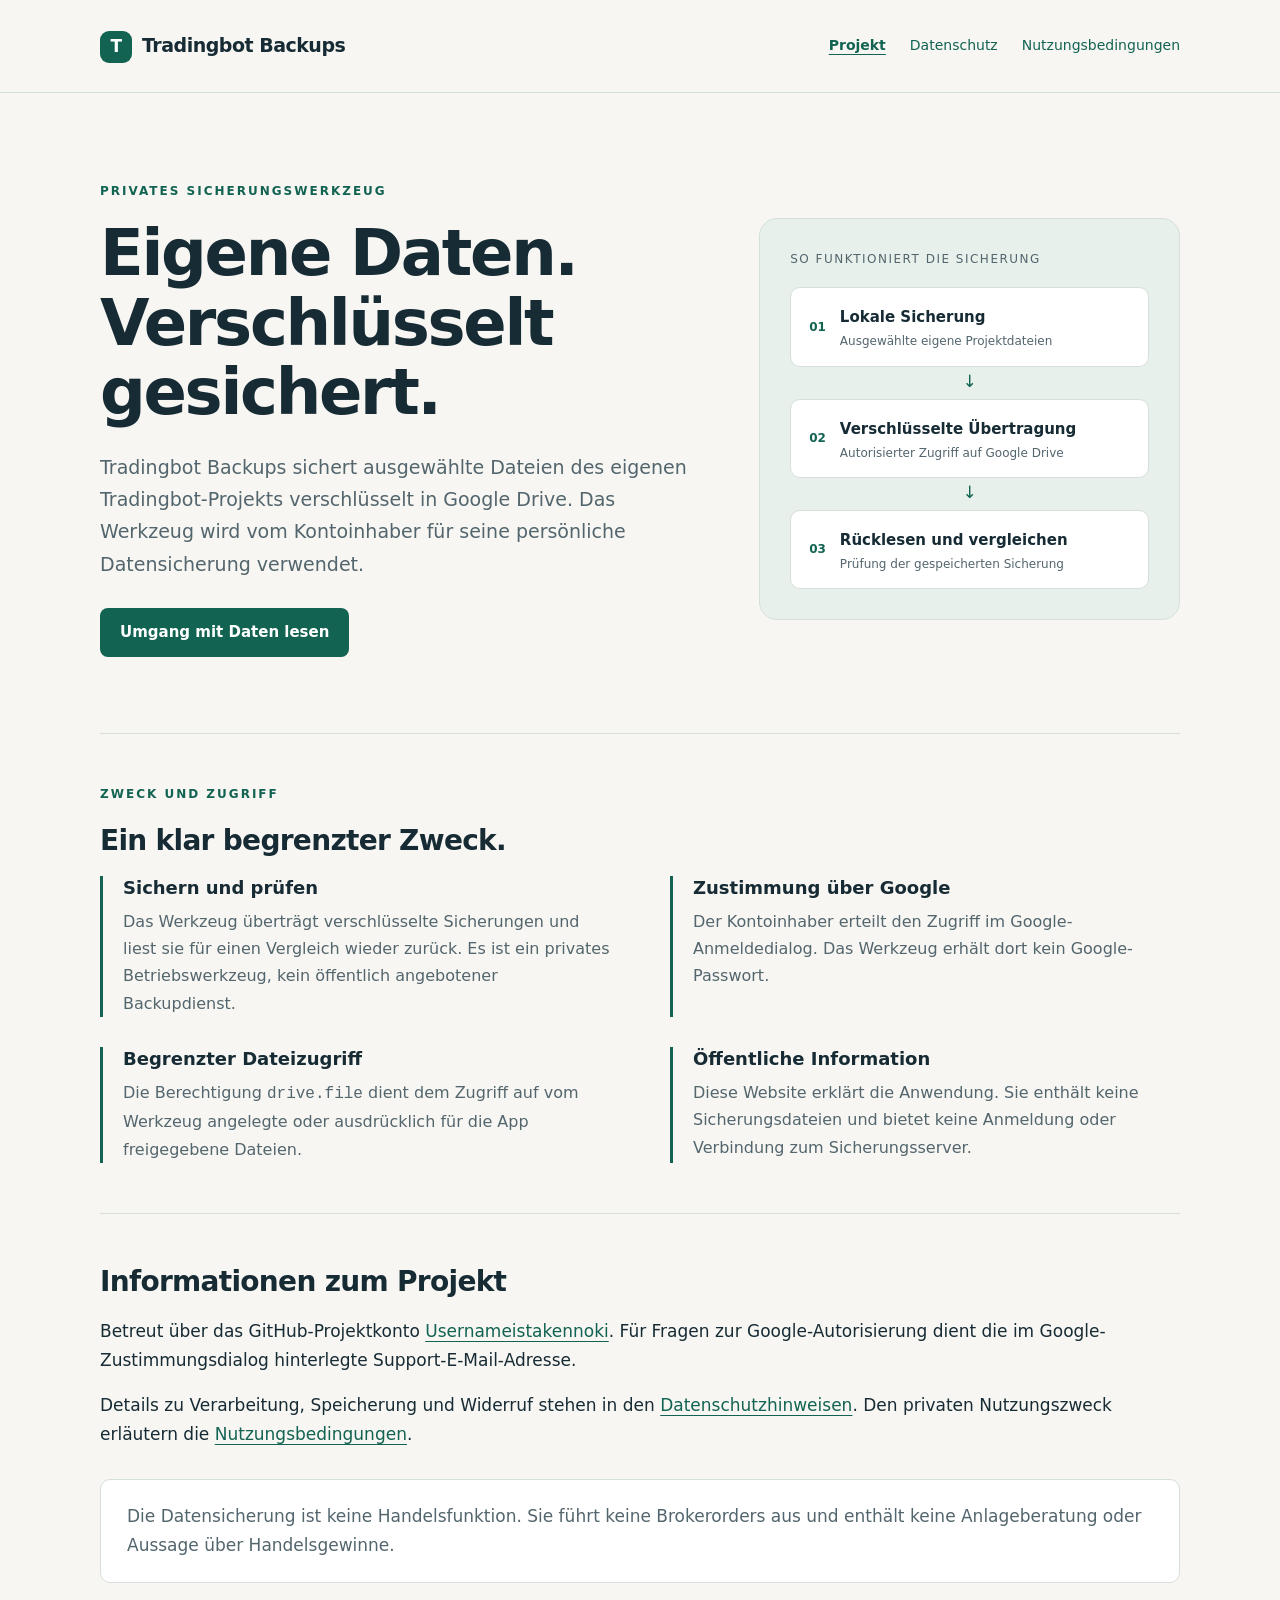
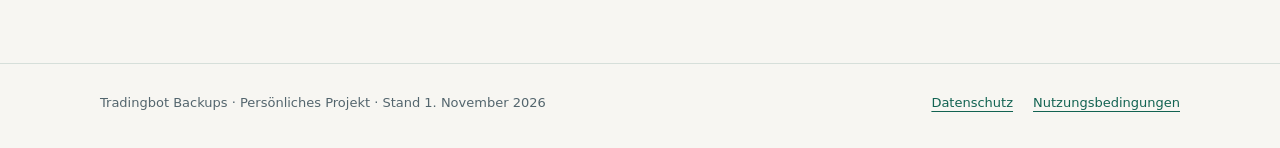
<file: index.html>
<!doctype html>
<html lang="de"><head><meta charset="utf-8"><meta name="viewport" content="width=device-width,initial-scale=1"><meta name="description" content="Tradingbot Backups: Informationen zum privaten Werkzeug für verschlüsselte Sicherungen in Google Drive und zum Umgang mit Google-Nutzerdaten."><title>Tradingbot Backups · Private Datensicherung</title><link rel="stylesheet" href="style.css"></head><body>
<a class="skip" href="#inhalt">Zum Inhalt</a><header><div class="wrap"><a class="brand" href="index.html"><span aria-hidden="true">T</span>Tradingbot Backups</a><nav aria-label="Hauptnavigation"><a href="index.html" aria-current="page">Projekt</a><a href="privacy.html">Datenschutz</a><a href="terms.html">Nutzungsbedingungen</a></nav></div></header>
<main id="inhalt" class="wrap"><section class="hero" aria-labelledby="titel"><div><p class="eyebrow">Privates Sicherungswerkzeug</p><h1 id="titel">Eigene Daten.<br>Verschlüsselt gesichert.</h1><p class="lead">Tradingbot Backups sichert ausgewählte Dateien des eigenen Tradingbot-Projekts verschlüsselt in Google Drive. Das Werkzeug wird vom Kontoinhaber für seine persönliche Datensicherung verwendet.</p><a class="button" href="privacy.html">Umgang mit Daten lesen</a></div><aside class="flow" aria-label="Ablauf der Datensicherung"><p class="flow-title">So funktioniert die Sicherung</p><div class="flow-step"><span class="step-number">01</span><div><strong>Lokale Sicherung</strong><small>Ausgewählte eigene Projektdateien</small></div></div><div class="flow-arrow" aria-hidden="true">↓</div><div class="flow-step"><span class="step-number">02</span><div><strong>Verschlüsselte Übertragung</strong><small>Autorisierter Zugriff auf Google Drive</small></div></div><div class="flow-arrow" aria-hidden="true">↓</div><div class="flow-step"><span class="step-number">03</span><div><strong>Rücklesen und vergleichen</strong><small>Prüfung der gespeicherten Sicherung</small></div></div></aside></section>
<section class="section" aria-labelledby="funktion"><p class="eyebrow">Zweck und Zugriff</p><h2 id="funktion">Ein klar begrenzter Zweck.</h2><div class="facts"><div class="fact"><h3>Sichern und prüfen</h3><p>Das Werkzeug überträgt verschlüsselte Sicherungen und liest sie für einen Vergleich wieder zurück. Es ist ein privates Betriebswerkzeug, kein öffentlich angebotener Backupdienst.</p></div><div class="fact"><h3>Zustimmung über Google</h3><p>Der Kontoinhaber erteilt den Zugriff im Google-Anmeldedialog. Das Werkzeug erhält dort kein Google-Passwort.</p></div><div class="fact"><h3>Begrenzter Dateizugriff</h3><p>Die Berechtigung <code>drive.file</code> dient dem Zugriff auf vom Werkzeug angelegte oder ausdrücklich für die App freigegebene Dateien.</p></div><div class="fact"><h3>Öffentliche Information</h3><p>Diese Website erklärt die Anwendung. Sie enthält keine Sicherungsdateien und bietet keine Anmeldung oder Verbindung zum Sicherungsserver.</p></div></div></section>
<section class="section" aria-labelledby="hinweise"><h2 id="hinweise">Informationen zum Projekt</h2><p>Betreut über das GitHub-Projektkonto <a href="https://github.com/Usernameistakennoki">Usernameistakennoki</a>. Für Fragen zur Google-Autorisierung dient die im Google-Zustimmungsdialog hinterlegte Support-E-Mail-Adresse.</p><p>Details zu Verarbeitung, Speicherung und Widerruf stehen in den <a href="privacy.html">Datenschutzhinweisen</a>. Den privaten Nutzungszweck erläutern die <a href="terms.html">Nutzungsbedingungen</a>.</p><div class="note"><p>Die Datensicherung ist keine Handelsfunktion. Sie führt keine Brokerorders aus und enthält keine Anlageberatung oder Aussage über Handelsgewinne.</p></div></section></main>
<footer><div class="wrap"><p>Tradingbot Backups · Persönliches Projekt · Stand 1. November 2026</p><div class="footer-links"><a href="privacy.html">Datenschutz</a><a href="terms.html">Nutzungsbedingungen</a></div></div></footer></body></html>
</file>
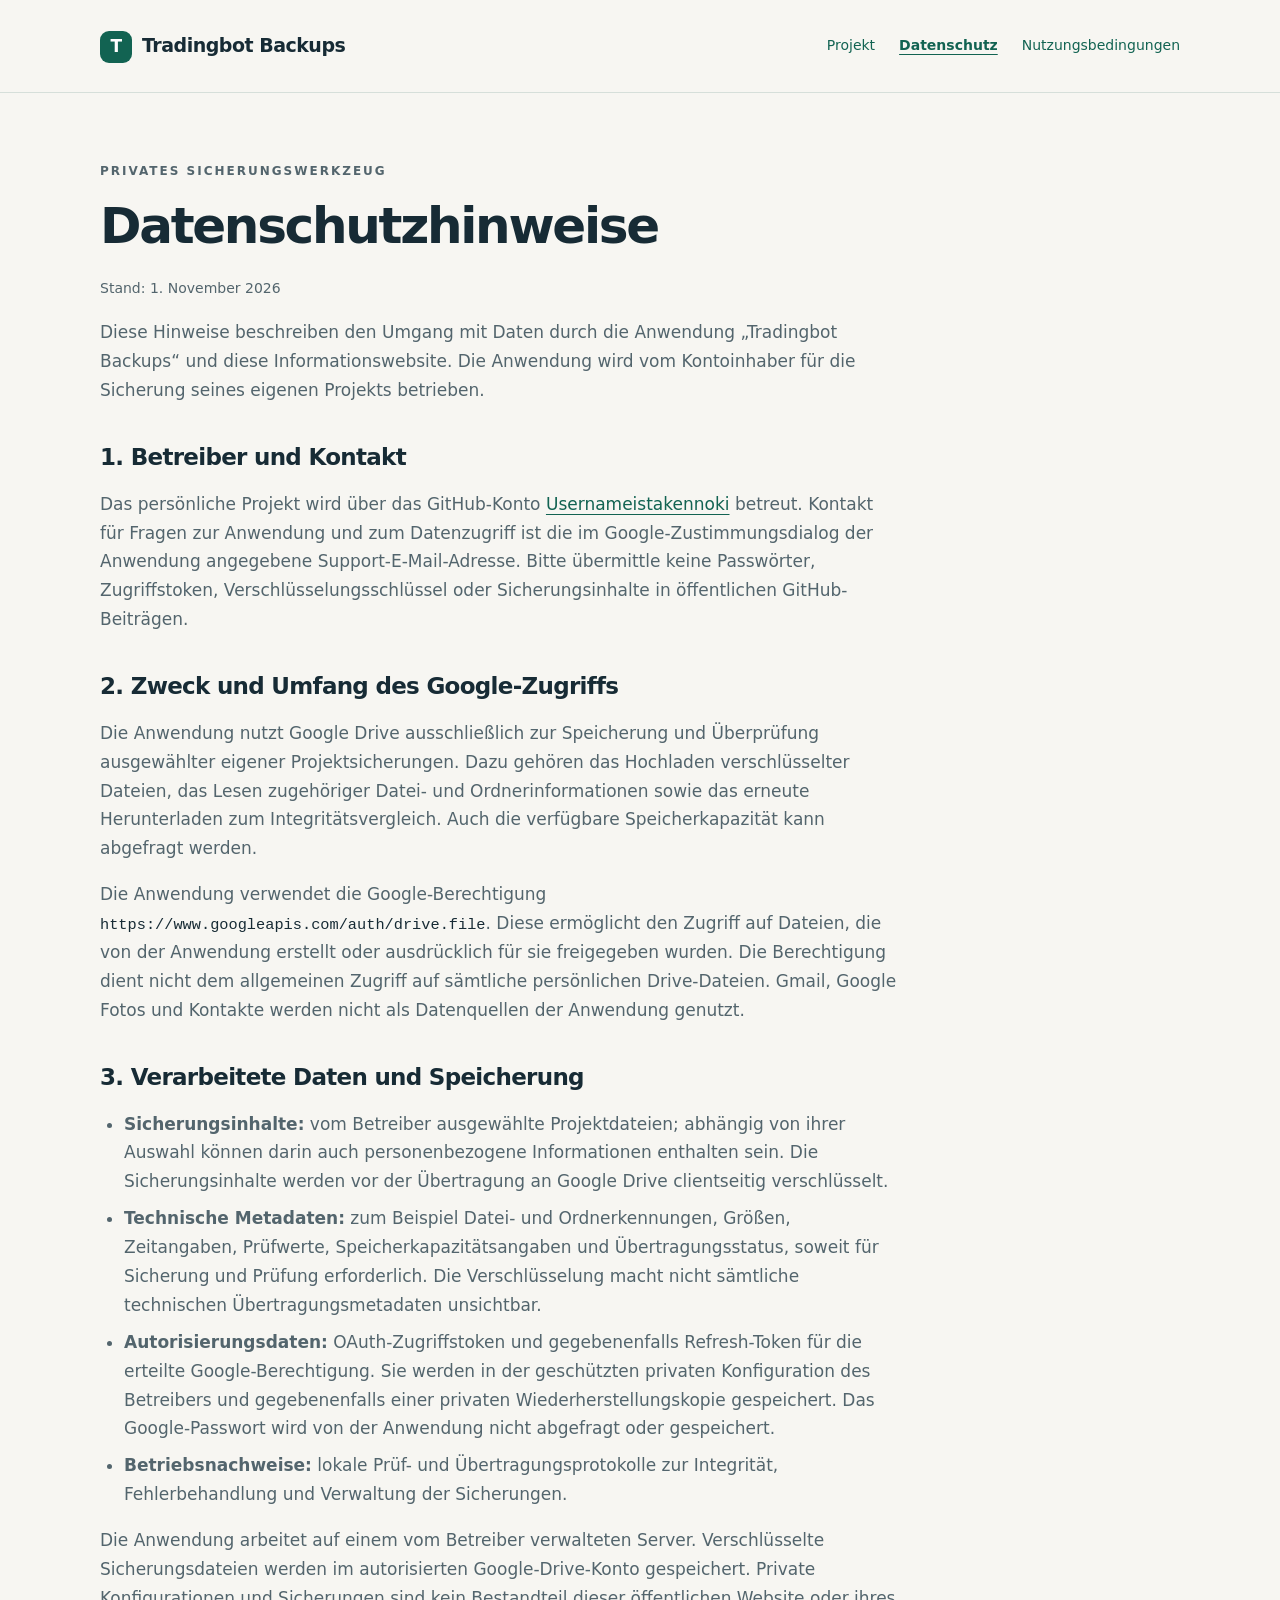
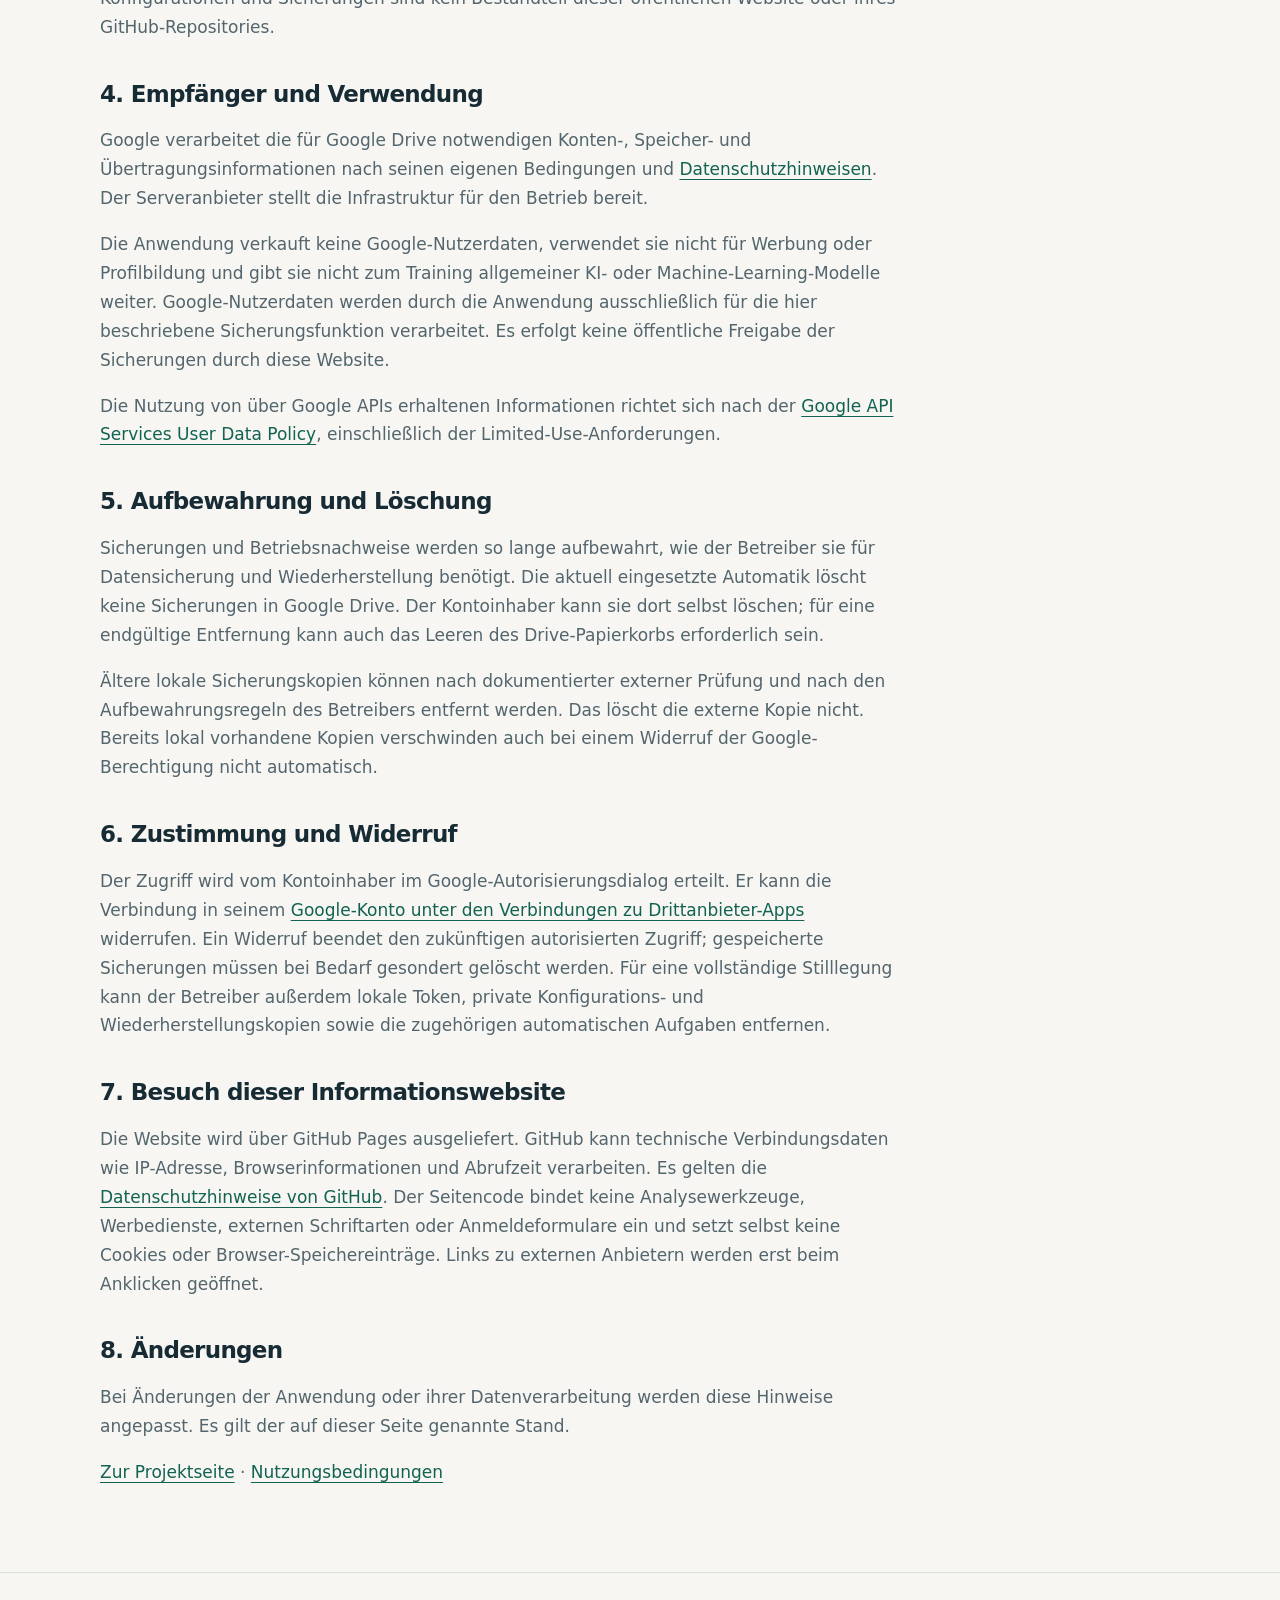
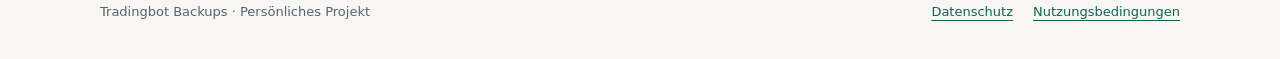
<file: privacy.html>
<!doctype html>
<html lang="de"><head><meta charset="utf-8"><meta name="viewport" content="width=device-width,initial-scale=1"><meta name="description" content="Datenschutzhinweise für Tradingbot Backups: Google-Drive-Zugriff, Verschlüsselung, Speicherung, Empfänger und Widerruf."><title>Datenschutzhinweise · Tradingbot Backups</title><link rel="stylesheet" href="style.css"></head><body><a class="skip" href="#inhalt">Zum Inhalt</a><header><div class="wrap"><a class="brand" href="index.html"><span aria-hidden="true">T</span>Tradingbot Backups</a><nav aria-label="Hauptnavigation"><a href="index.html">Projekt</a><a href="privacy.html" aria-current="page">Datenschutz</a><a href="terms.html">Nutzungsbedingungen</a></nav></div></header>
<main id="inhalt" class="wrap"><article class="document"><p class="eyebrow">Privates Sicherungswerkzeug</p><h1>Datenschutzhinweise</h1><p class="updated">Stand: 1. November 2026</p><p>Diese Hinweise beschreiben den Umgang mit Daten durch die Anwendung „Tradingbot Backups“ und diese Informationswebsite. Die Anwendung wird vom Kontoinhaber für die Sicherung seines eigenen Projekts betrieben.</p>
<h2>1. Betreiber und Kontakt</h2><p>Das persönliche Projekt wird über das GitHub-Konto <a href="https://github.com/Usernameistakennoki">Usernameistakennoki</a> betreut. Kontakt für Fragen zur Anwendung und zum Datenzugriff ist die im Google-Zustimmungsdialog der Anwendung angegebene Support-E-Mail-Adresse. Bitte übermittle keine Passwörter, Zugriffstoken, Verschlüsselungsschlüssel oder Sicherungsinhalte in öffentlichen GitHub-Beiträgen.</p>
<h2>2. Zweck und Umfang des Google-Zugriffs</h2><p>Die Anwendung nutzt Google Drive ausschließlich zur Speicherung und Überprüfung ausgewählter eigener Projektsicherungen. Dazu gehören das Hochladen verschlüsselter Dateien, das Lesen zugehöriger Datei- und Ordnerinformationen sowie das erneute Herunterladen zum Integritätsvergleich. Auch die verfügbare Speicherkapazität kann abgefragt werden.</p><p>Die Anwendung verwendet die Google-Berechtigung <code>https://www.googleapis.com/auth/drive.file</code>. Diese ermöglicht den Zugriff auf Dateien, die von der Anwendung erstellt oder ausdrücklich für sie freigegeben wurden. Die Berechtigung dient nicht dem allgemeinen Zugriff auf sämtliche persönlichen Drive-Dateien. Gmail, Google Fotos und Kontakte werden nicht als Datenquellen der Anwendung genutzt.</p>
<h2>3. Verarbeitete Daten und Speicherung</h2><ul><li><strong>Sicherungsinhalte:</strong> vom Betreiber ausgewählte Projektdateien; abhängig von ihrer Auswahl können darin auch personenbezogene Informationen enthalten sein. Die Sicherungsinhalte werden vor der Übertragung an Google Drive clientseitig verschlüsselt.</li><li><strong>Technische Metadaten:</strong> zum Beispiel Datei- und Ordnerkennungen, Größen, Zeitangaben, Prüfwerte, Speicherkapazitätsangaben und Übertragungsstatus, soweit für Sicherung und Prüfung erforderlich. Die Verschlüsselung macht nicht sämtliche technischen Übertragungsmetadaten unsichtbar.</li><li><strong>Autorisierungsdaten:</strong> OAuth-Zugriffstoken und gegebenenfalls Refresh-Token für die erteilte Google-Berechtigung. Sie werden in der geschützten privaten Konfiguration des Betreibers und gegebenenfalls einer privaten Wiederherstellungskopie gespeichert. Das Google-Passwort wird von der Anwendung nicht abgefragt oder gespeichert.</li><li><strong>Betriebsnachweise:</strong> lokale Prüf- und Übertragungsprotokolle zur Integrität, Fehlerbehandlung und Verwaltung der Sicherungen.</li></ul><p>Die Anwendung arbeitet auf einem vom Betreiber verwalteten Server. Verschlüsselte Sicherungsdateien werden im autorisierten Google-Drive-Konto gespeichert. Private Konfigurationen und Sicherungen sind kein Bestandteil dieser öffentlichen Website oder ihres GitHub-Repositories.</p>
<h2>4. Empfänger und Verwendung</h2><p>Google verarbeitet die für Google Drive notwendigen Konten-, Speicher- und Übertragungsinformationen nach seinen eigenen Bedingungen und <a href="https://policies.google.com/privacy?hl=de">Datenschutzhinweisen</a>. Der Serveranbieter stellt die Infrastruktur für den Betrieb bereit.</p><p>Die Anwendung verkauft keine Google-Nutzerdaten, verwendet sie nicht für Werbung oder Profilbildung und gibt sie nicht zum Training allgemeiner KI- oder Machine-Learning-Modelle weiter. Google-Nutzerdaten werden durch die Anwendung ausschließlich für die hier beschriebene Sicherungsfunktion verarbeitet. Es erfolgt keine öffentliche Freigabe der Sicherungen durch diese Website.</p><p>Die Nutzung von über Google APIs erhaltenen Informationen richtet sich nach der <a href="https://developers.google.com/terms/api-services-user-data-policy">Google API Services User Data Policy</a>, einschließlich der Limited-Use-Anforderungen.</p>
<h2>5. Aufbewahrung und Löschung</h2><p>Sicherungen und Betriebsnachweise werden so lange aufbewahrt, wie der Betreiber sie für Datensicherung und Wiederherstellung benötigt. Die aktuell eingesetzte Automatik löscht keine Sicherungen in Google Drive. Der Kontoinhaber kann sie dort selbst löschen; für eine endgültige Entfernung kann auch das Leeren des Drive-Papierkorbs erforderlich sein.</p><p>Ältere lokale Sicherungskopien können nach dokumentierter externer Prüfung und nach den Aufbewahrungsregeln des Betreibers entfernt werden. Das löscht die externe Kopie nicht. Bereits lokal vorhandene Kopien verschwinden auch bei einem Widerruf der Google-Berechtigung nicht automatisch.</p>
<h2>6. Zustimmung und Widerruf</h2><p>Der Zugriff wird vom Kontoinhaber im Google-Autorisierungsdialog erteilt. Er kann die Verbindung in seinem <a href="https://myaccount.google.com/connections">Google-Konto unter den Verbindungen zu Drittanbieter-Apps</a> widerrufen. Ein Widerruf beendet den zukünftigen autorisierten Zugriff; gespeicherte Sicherungen müssen bei Bedarf gesondert gelöscht werden. Für eine vollständige Stilllegung kann der Betreiber außerdem lokale Token, private Konfigurations- und Wiederherstellungskopien sowie die zugehörigen automatischen Aufgaben entfernen.</p>
<h2>7. Besuch dieser Informationswebsite</h2><p>Die Website wird über GitHub Pages ausgeliefert. GitHub kann technische Verbindungsdaten wie IP-Adresse, Browserinformationen und Abrufzeit verarbeiten. Es gelten die <a href="https://docs.github.com/en/site-policy/privacy-policies/github-general-privacy-statement">Datenschutzhinweise von GitHub</a>. Der Seitencode bindet keine Analysewerkzeuge, Werbedienste, externen Schriftarten oder Anmeldeformulare ein und setzt selbst keine Cookies oder Browser-Speichereinträge. Links zu externen Anbietern werden erst beim Anklicken geöffnet.</p>
<h2>8. Änderungen</h2><p>Bei Änderungen der Anwendung oder ihrer Datenverarbeitung werden diese Hinweise angepasst. Es gilt der auf dieser Seite genannte Stand.</p><p><a href="index.html">Zur Projektseite</a> · <a href="terms.html">Nutzungsbedingungen</a></p></article></main><footer><div class="wrap"><p>Tradingbot Backups · Persönliches Projekt</p><div class="footer-links"><a href="privacy.html">Datenschutz</a><a href="terms.html">Nutzungsbedingungen</a></div></div></footer></body></html>
</file>
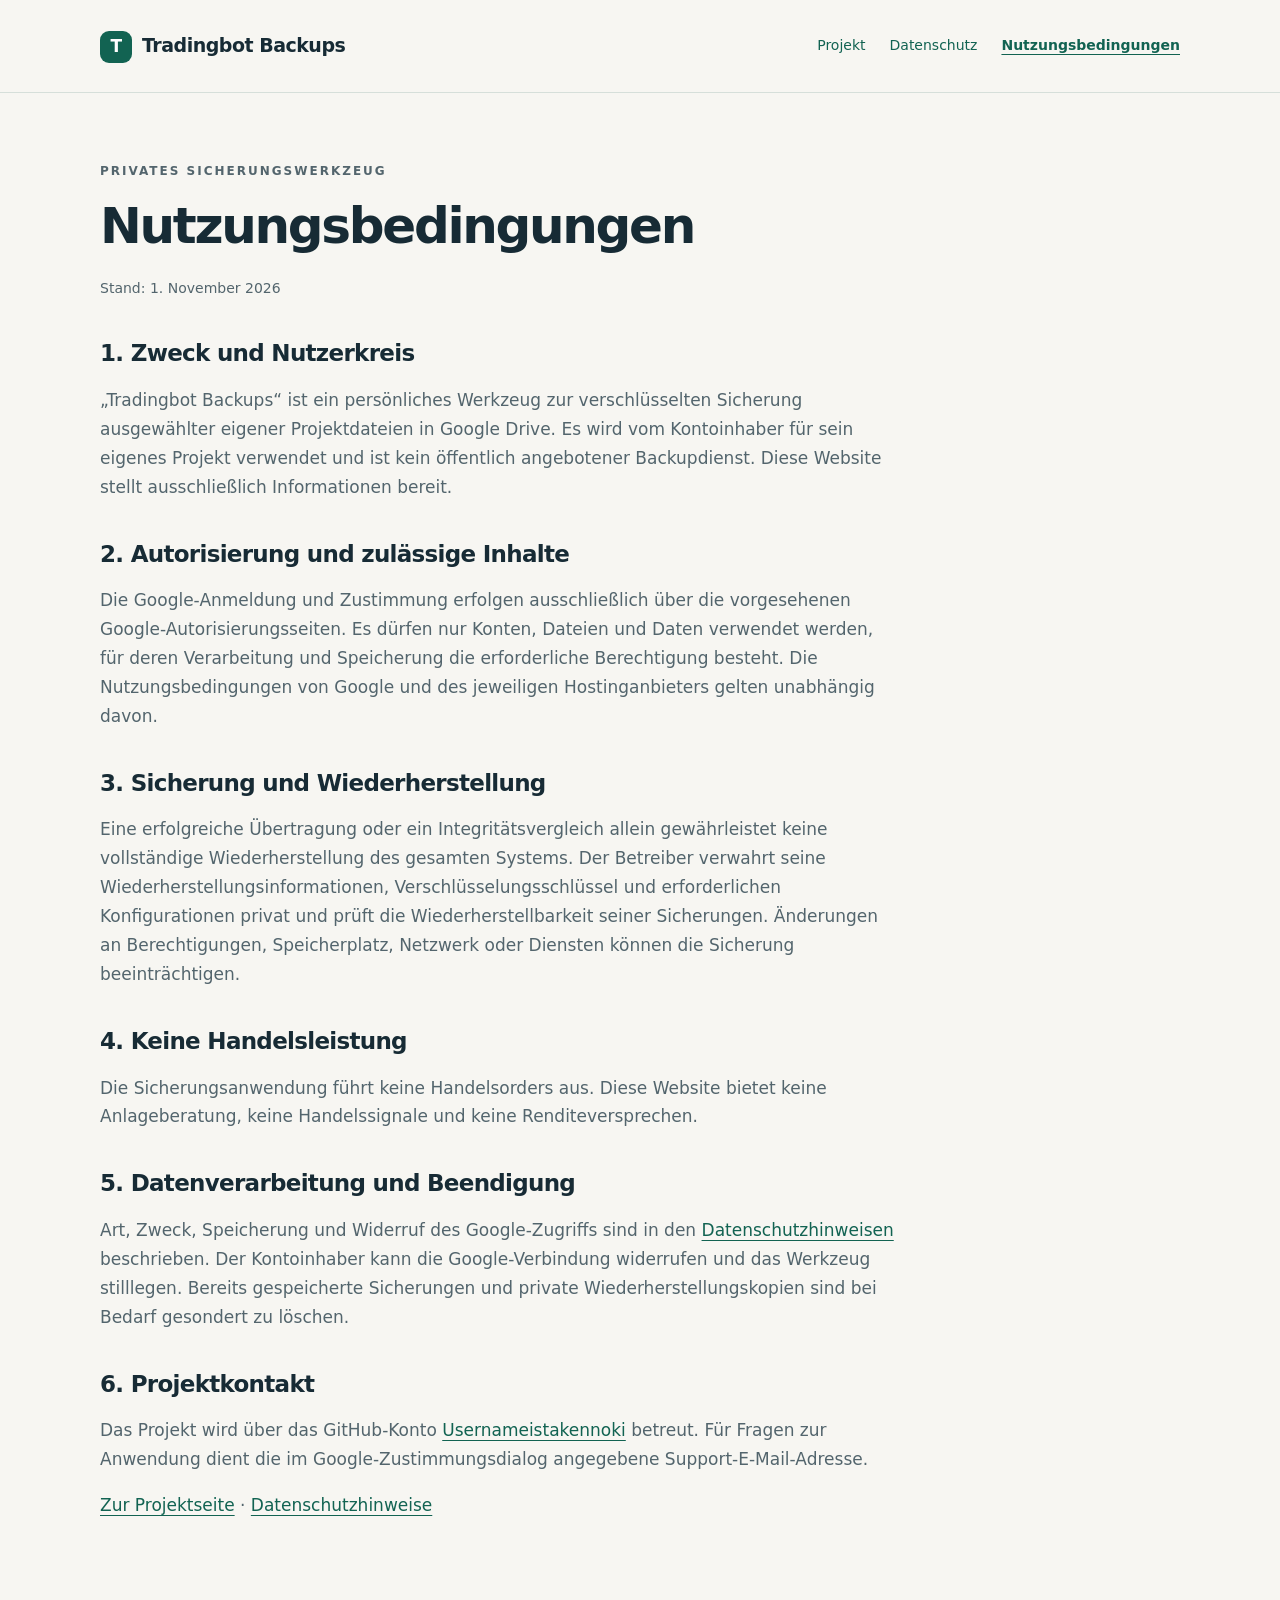
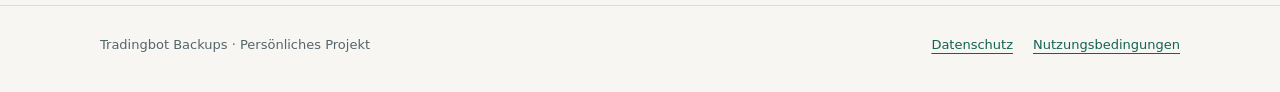
<file: terms.html>
<!doctype html>
<html lang="de"><head><meta charset="utf-8"><meta name="viewport" content="width=device-width,initial-scale=1"><meta name="description" content="Nutzungsbedingungen des privaten Sicherungswerkzeugs Tradingbot Backups."><title>Nutzungsbedingungen · Tradingbot Backups</title><link rel="stylesheet" href="style.css"></head><body><a class="skip" href="#inhalt">Zum Inhalt</a><header><div class="wrap"><a class="brand" href="index.html"><span aria-hidden="true">T</span>Tradingbot Backups</a><nav aria-label="Hauptnavigation"><a href="index.html">Projekt</a><a href="privacy.html">Datenschutz</a><a href="terms.html" aria-current="page">Nutzungsbedingungen</a></nav></div></header>
<main id="inhalt" class="wrap"><article class="document"><p class="eyebrow">Privates Sicherungswerkzeug</p><h1>Nutzungsbedingungen</h1><p class="updated">Stand: 1. November 2026</p>
<h2>1. Zweck und Nutzerkreis</h2><p>„Tradingbot Backups“ ist ein persönliches Werkzeug zur verschlüsselten Sicherung ausgewählter eigener Projektdateien in Google Drive. Es wird vom Kontoinhaber für sein eigenes Projekt verwendet und ist kein öffentlich angebotener Backupdienst. Diese Website stellt ausschließlich Informationen bereit.</p>
<h2>2. Autorisierung und zulässige Inhalte</h2><p>Die Google-Anmeldung und Zustimmung erfolgen ausschließlich über die vorgesehenen Google-Autorisierungsseiten. Es dürfen nur Konten, Dateien und Daten verwendet werden, für deren Verarbeitung und Speicherung die erforderliche Berechtigung besteht. Die Nutzungsbedingungen von Google und des jeweiligen Hostinganbieters gelten unabhängig davon.</p>
<h2>3. Sicherung und Wiederherstellung</h2><p>Eine erfolgreiche Übertragung oder ein Integritätsvergleich allein gewährleistet keine vollständige Wiederherstellung des gesamten Systems. Der Betreiber verwahrt seine Wiederherstellungsinformationen, Verschlüsselungsschlüssel und erforderlichen Konfigurationen privat und prüft die Wiederherstellbarkeit seiner Sicherungen. Änderungen an Berechtigungen, Speicherplatz, Netzwerk oder Diensten können die Sicherung beeinträchtigen.</p>
<h2>4. Keine Handelsleistung</h2><p>Die Sicherungsanwendung führt keine Handelsorders aus. Diese Website bietet keine Anlageberatung, keine Handelssignale und keine Renditeversprechen.</p>
<h2>5. Datenverarbeitung und Beendigung</h2><p>Art, Zweck, Speicherung und Widerruf des Google-Zugriffs sind in den <a href="privacy.html">Datenschutzhinweisen</a> beschrieben. Der Kontoinhaber kann die Google-Verbindung widerrufen und das Werkzeug stilllegen. Bereits gespeicherte Sicherungen und private Wiederherstellungskopien sind bei Bedarf gesondert zu löschen.</p>
<h2>6. Projektkontakt</h2><p>Das Projekt wird über das GitHub-Konto <a href="https://github.com/Usernameistakennoki">Usernameistakennoki</a> betreut. Für Fragen zur Anwendung dient die im Google-Zustimmungsdialog angegebene Support-E-Mail-Adresse.</p><p><a href="index.html">Zur Projektseite</a> · <a href="privacy.html">Datenschutzhinweise</a></p></article></main><footer><div class="wrap"><p>Tradingbot Backups · Persönliches Projekt</p><div class="footer-links"><a href="privacy.html">Datenschutz</a><a href="terms.html">Nutzungsbedingungen</a></div></div></footer></body></html>
</file>
<file: style.css>
:root{color-scheme:light;--paper:#f7f6f2;--ink:#172b35;--muted:#53656d;--line:#d6dfda;--accent:#126352;--white:#fff;--soft:#e8f0eb}*{box-sizing:border-box}html{scroll-behavior:smooth}body{margin:0;background:var(--paper);color:var(--ink);font:17px/1.7 system-ui,-apple-system,BlinkMacSystemFont,"Segoe UI",sans-serif}a{color:var(--accent);text-underline-offset:4px}a:hover{color:#083e32}a:focus-visible{outline:3px solid #ad682b;outline-offset:5px}.wrap{width:min(1080px,calc(100% - 48px));margin:auto}.skip{position:absolute;top:-100px;left:20px;background:var(--white);padding:10px}.skip:focus{top:10px}header{border-bottom:1px solid var(--line)}header .wrap{min-height:92px;display:flex;align-items:center;justify-content:space-between;gap:24px}.brand{font-size:19px;font-weight:750;text-decoration:none;color:var(--ink);letter-spacing:-.5px}.brand span{display:inline-grid;place-items:center;background:var(--accent);color:#fff;border-radius:9px;width:32px;height:32px;margin-right:10px;font-size:17px}nav{display:flex;flex-wrap:wrap;gap:12px 24px}nav a{font-size:14px;text-decoration:none}nav [aria-current=page]{text-decoration:underline;font-weight:700}.hero{display:grid;grid-template-columns:1.4fr 1fr;gap:70px;align-items:center;padding:88px 0 76px}.eyebrow{text-transform:uppercase;letter-spacing:2px;font-size:12px;font-weight:750;color:var(--accent);margin:0 0 18px}h1{font-size:clamp(38px,5.5vw,64px);line-height:1.08;letter-spacing:-2.3px;margin:0 0 24px;max-width:780px}h2{font-size:28px;line-height:1.25;letter-spacing:-.7px;margin:0 0 18px}h3{font-size:18px;line-height:1.35;margin:0 0 8px}.lead{font-size:19px;color:var(--muted);max-width:660px;margin:0 0 28px}.button{display:inline-block;background:var(--accent);color:#fff!important;padding:12px 20px;border-radius:8px;font-size:15px;font-weight:650;text-decoration:none}.flow{background:var(--soft);border:1px solid var(--line);border-radius:18px;padding:30px}.flow-title{font-size:12px;color:var(--muted);text-transform:uppercase;letter-spacing:1.5px;margin:0 0 18px}.flow-step{background:var(--white);border:1px solid var(--line);border-radius:10px;padding:14px 18px;display:flex;gap:14px;align-items:center}.step-number{font-size:12px;font-weight:700;color:var(--accent)}.flow-step strong{font-size:15px}.flow-step small{display:block;color:var(--muted);font-size:12px}.flow-arrow{text-align:center;color:var(--accent);height:32px}.section{padding:50px 0;border-top:1px solid var(--line)}.facts{display:grid;grid-template-columns:1fr 1fr;gap:30px 60px}.fact{border-left:3px solid var(--accent);padding-left:20px}.fact p{margin:0;color:var(--muted);font-size:16px}.note{background:var(--white);border:1px solid var(--line);border-radius:10px;padding:22px 26px;margin:30px 0;color:var(--muted)}.note p{margin:0}.document{max-width:800px;padding:68px 0}.document h1{font-size:clamp(36px,5vw,50px)}.document h2{font-size:23px;margin-top:38px}.document p,.document li{color:var(--muted)}.document ul{padding-left:24px}.document li+li{margin-top:8px}.document code{font-size:.9em;color:var(--ink);overflow-wrap:anywhere}.updated{font-size:14px;color:var(--muted)}footer{border-top:1px solid var(--line);padding:28px 0 36px;font-size:13px;color:var(--muted)}footer .wrap{display:flex;gap:16px;justify-content:space-between;flex-wrap:wrap}footer p{margin:0}.footer-links{display:flex;gap:20px}@media(max-width:720px){.wrap{width:calc(100% - 36px)}header .wrap{padding:20px 0;align-items:flex-start;flex-direction:column;gap:16px;min-height:auto}nav{gap:10px 18px}.hero{grid-template-columns:1fr;gap:34px;padding:48px 0 42px}h1{letter-spacing:-1.5px}.flow{padding:22px}.facts{grid-template-columns:1fr;gap:28px}.section{padding:36px 0}.document{padding:42px 0}.lead{font-size:18px}}
</file>
